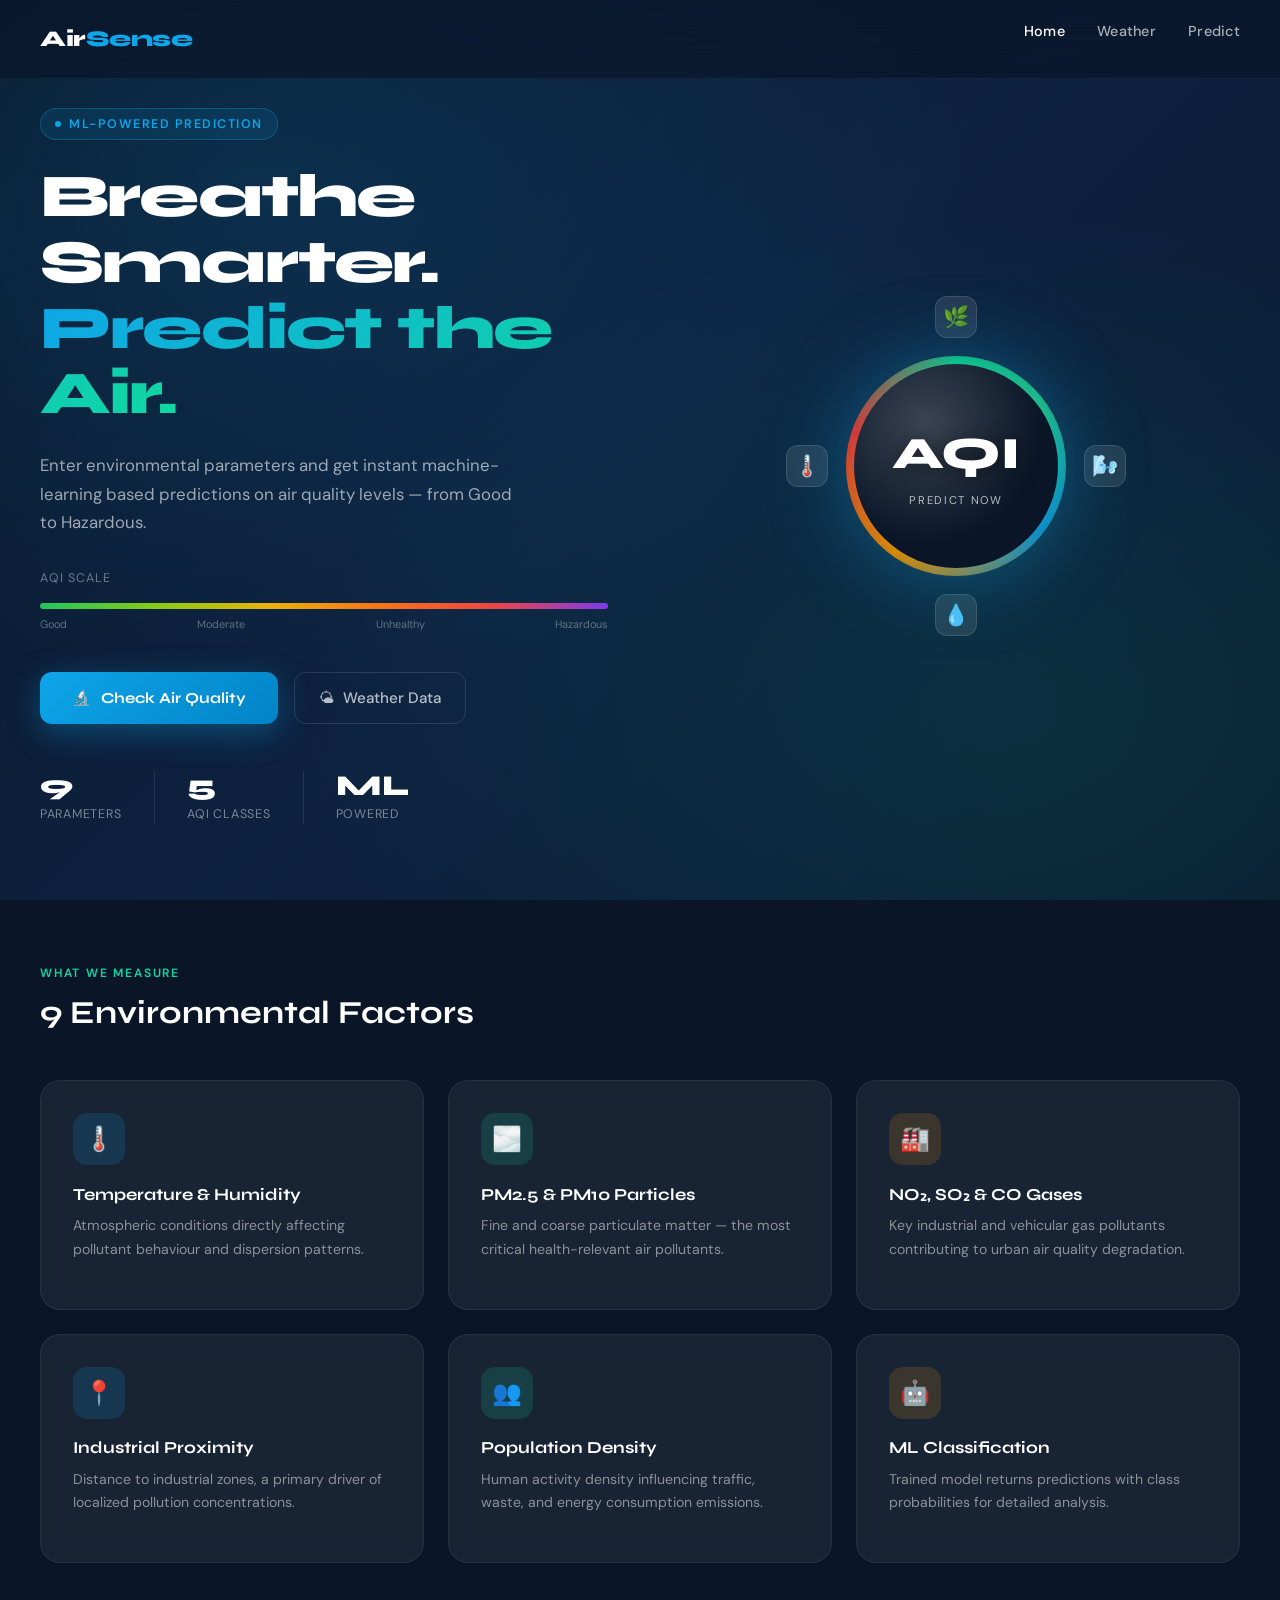
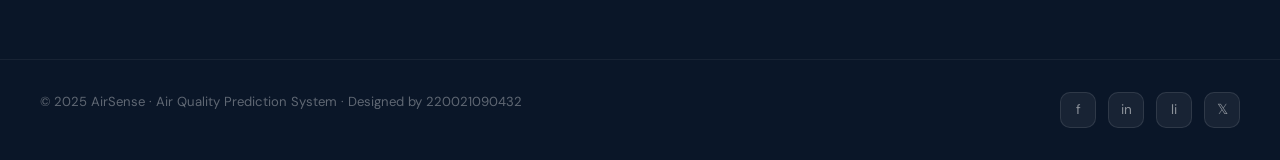
<file: index.html>
<!DOCTYPE html>
<html lang="en">
<head>
    <meta charset="UTF-8">
    <meta name="viewport" content="width=device-width, initial-scale=1.0">
    <title>AirSense — Air Quality Predictor</title>
    <link href="https://fonts.googleapis.com/css2?family=Syne:wght@400;600;700;800&family=DM+Sans:wght@300;400;500&display=swap" rel="stylesheet">
    <link href="https://cdn.jsdelivr.net/npm/bootstrap@5.3.0/dist/css/bootstrap.min.css" rel="stylesheet">
    <style>
        :root {
            --sky: #0ea5e9;
            --mint: #10d9a0;
            --deep: #0a1628;
            --card: rgba(255,255,255,0.06);
            --glass: rgba(255,255,255,0.1);
            --glow: 0 0 40px rgba(14,165,233,0.3);
        }

        * { margin: 0; padding: 0; box-sizing: border-box; }

        body {
            font-family: 'DM Sans', sans-serif;
            background: var(--deep);
            color: #e2e8f0;
            overflow-x: hidden;
            min-height: 100vh;
        }

        /* Animated Background */
        .bg-canvas {
            position: fixed;
            inset: 0;
            z-index: 0;
            background: radial-gradient(ellipse at 20% 20%, rgba(14,165,233,0.15) 0%, transparent 50%),
                        radial-gradient(ellipse at 80% 80%, rgba(16,217,160,0.1) 0%, transparent 50%),
                        linear-gradient(135deg, #0a1628 0%, #0d2240 50%, #0a1a30 100%);
        }

        .particle {
            position: fixed;
            border-radius: 50%;
            opacity: 0;
            animation: float-up linear infinite;
            pointer-events: none;
        }

        @keyframes float-up {
            0%   { transform: translateY(100vh) scale(0); opacity: 0; }
            10%  { opacity: 0.6; }
            90%  { opacity: 0.3; }
            100% { transform: translateY(-10vh) scale(1); opacity: 0; }
        }

        /* Nav */
        nav {
            position: fixed;
            top: 0; left: 0; right: 0;
            z-index: 100;
            padding: 1.2rem 2rem;
            backdrop-filter: blur(20px);
            background: rgba(10,22,40,0.7);
            border-bottom: 1px solid rgba(255,255,255,0.05);
        }

        .nav-inner {
            max-width: 1200px;
            margin: 0 auto;
            display: flex;
            align-items: center;
            justify-content: space-between;
        }

        .nav-logo {
            font-family: 'Syne', sans-serif;
            font-weight: 800;
            font-size: 1.4rem;
            letter-spacing: -0.02em;
            color: white;
            text-decoration: none;
        }

        .nav-logo span { color: var(--sky); }

        .nav-links {
            display: flex;
            gap: 2rem;
            list-style: none;
        }

        .nav-links a {
            color: rgba(255,255,255,0.65);
            text-decoration: none;
            font-size: 0.9rem;
            font-weight: 500;
            letter-spacing: 0.02em;
            transition: color 0.2s;
        }

        .nav-links a:hover { color: var(--sky); }
        .nav-links a.active { color: white; }

        /* Hero */
        .hero {
            position: relative;
            z-index: 1;
            min-height: 100vh;
            display: flex;
            align-items: center;
            padding: 6rem 2rem 4rem;
        }

        .hero-inner {
            max-width: 1200px;
            margin: 0 auto;
            display: grid;
            grid-template-columns: 1fr 1fr;
            gap: 4rem;
            align-items: center;
        }

        .hero-tag {
            display: inline-flex;
            align-items: center;
            gap: 0.5rem;
            background: rgba(14,165,233,0.1);
            border: 1px solid rgba(14,165,233,0.3);
            color: var(--sky);
            font-size: 0.78rem;
            font-weight: 600;
            letter-spacing: 0.12em;
            text-transform: uppercase;
            padding: 0.35rem 0.9rem;
            border-radius: 99px;
            margin-bottom: 1.5rem;
            animation: fade-in 0.6s ease both;
        }

        .hero-tag::before {
            content: '';
            width: 6px; height: 6px;
            background: var(--sky);
            border-radius: 50%;
            animation: pulse-dot 2s ease infinite;
        }

        @keyframes pulse-dot {
            0%,100% { transform: scale(1); opacity: 1; }
            50% { transform: scale(1.5); opacity: 0.5; }
        }

        h1 {
            font-family: 'Syne', sans-serif;
            font-size: clamp(2.4rem, 5vw, 3.8rem);
            font-weight: 800;
            line-height: 1.08;
            letter-spacing: -0.03em;
            color: white;
            animation: fade-in 0.8s ease 0.1s both;
        }

        h1 .gradient-text {
            background: linear-gradient(135deg, var(--sky), var(--mint));
            -webkit-background-clip: text;
            -webkit-text-fill-color: transparent;
        }

        .hero-desc {
            margin-top: 1.5rem;
            font-size: 1.05rem;
            line-height: 1.7;
            color: rgba(255,255,255,0.6);
            max-width: 480px;
            animation: fade-in 0.8s ease 0.2s both;
        }

        .hero-cta {
            margin-top: 2.5rem;
            display: flex;
            gap: 1rem;
            animation: fade-in 0.8s ease 0.3s both;
        }

        .btn-primary-custom {
            display: inline-flex;
            align-items: center;
            gap: 0.6rem;
            background: linear-gradient(135deg, var(--sky), #0284c7);
            color: white;
            font-family: 'Syne', sans-serif;
            font-weight: 700;
            font-size: 0.95rem;
            padding: 0.85rem 2rem;
            border-radius: 12px;
            text-decoration: none;
            border: none;
            cursor: pointer;
            box-shadow: 0 8px 32px rgba(14,165,233,0.35);
            transition: all 0.25s ease;
            position: relative;
            overflow: hidden;
        }

        .btn-primary-custom::after {
            content: '';
            position: absolute;
            inset: 0;
            background: linear-gradient(135deg, rgba(255,255,255,0.15), transparent);
            opacity: 0;
            transition: opacity 0.25s;
        }

        .btn-primary-custom:hover {
            transform: translateY(-2px);
            box-shadow: 0 12px 40px rgba(14,165,233,0.5);
        }
        .btn-primary-custom:hover::after { opacity: 1; }

        .btn-ghost {
            display: inline-flex;
            align-items: center;
            gap: 0.6rem;
            color: rgba(255,255,255,0.7);
            font-weight: 500;
            font-size: 0.95rem;
            padding: 0.85rem 1.5rem;
            border-radius: 12px;
            text-decoration: none;
            border: 1px solid rgba(255,255,255,0.12);
            transition: all 0.25s;
        }

        .btn-ghost:hover {
            border-color: rgba(255,255,255,0.3);
            color: white;
            background: rgba(255,255,255,0.05);
        }

        /* AQI Visual Sphere */
        .hero-visual {
            display: flex;
            justify-content: center;
            align-items: center;
            animation: fade-in 1s ease 0.4s both;
        }

        .aqi-sphere-wrap {
            position: relative;
            width: 340px;
            height: 340px;
        }

        .aqi-sphere {
            width: 220px;
            height: 220px;
            border-radius: 50%;
            background: conic-gradient(
                var(--mint) 0%, #22d3a0 15%, var(--sky) 35%, #f59e0b 60%, #ef4444 80%, var(--mint) 100%
            );
            position: absolute;
            top: 50%; left: 50%;
            transform: translate(-50%, -50%);
            box-shadow: 0 0 80px rgba(14,165,233,0.4), inset 0 0 40px rgba(0,0,0,0.3);
            animation: sphere-spin 12s linear infinite;
        }

        .aqi-sphere::after {
            content: '';
            position: absolute;
            inset: 8px;
            border-radius: 50%;
            background: radial-gradient(circle at 35% 30%, rgba(255,255,255,0.2), transparent 60%),
                        var(--deep);
        }

        @keyframes sphere-spin {
            from { filter: hue-rotate(0deg); }
            to { filter: hue-rotate(360deg); }
        }

        .aqi-label {
            position: absolute;
            top: 50%; left: 50%;
            transform: translate(-50%, -50%);
            z-index: 2;
            text-align: center;
        }

        .aqi-label span {
            font-family: 'Syne', sans-serif;
            font-size: 2.8rem;
            font-weight: 800;
            color: white;
            display: block;
            text-shadow: 0 2px 20px rgba(0,0,0,0.5);
        }

        .aqi-label small {
            font-size: 0.7rem;
            letter-spacing: 0.15em;
            text-transform: uppercase;
            color: rgba(255,255,255,0.7);
        }

        /* Orbiting icons */
        .orbit {
            position: absolute;
            width: 100%;
            height: 100%;
            animation: orbit-spin 8s linear infinite;
        }

        .orbit-icon {
            position: absolute;
            top: 0; left: 50%;
            transform: translateX(-50%);
            width: 42px; height: 42px;
            background: var(--glass);
            backdrop-filter: blur(10px);
            border: 1px solid rgba(255,255,255,0.12);
            border-radius: 12px;
            display: flex;
            align-items: center;
            justify-content: center;
            font-size: 1.3rem;
        }

        @keyframes orbit-spin {
            from { transform: rotate(0deg); }
            to { transform: rotate(360deg); }
        }

        .orbit:nth-child(2) { animation-duration: 12s; animation-direction: reverse; }
        .orbit:nth-child(3) { animation-duration: 6s; }

        /* Stats */
        .stats-row {
            display: flex;
            gap: 2rem;
            margin-top: 3rem;
            animation: fade-in 0.8s ease 0.4s both;
        }

        .stat-item {
            display: flex;
            flex-direction: column;
        }

        .stat-num {
            font-family: 'Syne', sans-serif;
            font-size: 1.8rem;
            font-weight: 800;
            color: white;
            line-height: 1;
        }

        .stat-label {
            font-size: 0.78rem;
            color: rgba(255,255,255,0.45);
            margin-top: 0.25rem;
            text-transform: uppercase;
            letter-spacing: 0.06em;
        }

        .stat-divider {
            width: 1px;
            background: rgba(255,255,255,0.1);
            align-self: stretch;
        }

        /* Feature Cards */
        .features {
            position: relative;
            z-index: 1;
            padding: 4rem 2rem 6rem;
        }

        .features-inner {
            max-width: 1200px;
            margin: 0 auto;
        }

        .section-label {
            font-size: 0.75rem;
            letter-spacing: 0.15em;
            text-transform: uppercase;
            color: var(--mint);
            font-weight: 600;
            margin-bottom: 0.75rem;
        }

        .section-title {
            font-family: 'Syne', sans-serif;
            font-size: 2rem;
            font-weight: 700;
            color: white;
            margin-bottom: 3rem;
        }

        .features-grid {
            display: grid;
            grid-template-columns: repeat(3, 1fr);
            gap: 1.5rem;
        }

        .feature-card {
            background: var(--card);
            border: 1px solid rgba(255,255,255,0.07);
            border-radius: 20px;
            padding: 2rem;
            backdrop-filter: blur(12px);
            transition: all 0.3s ease;
            position: relative;
            overflow: hidden;
        }

        .feature-card::before {
            content: '';
            position: absolute;
            top: 0; left: 0; right: 0;
            height: 2px;
            background: linear-gradient(90deg, transparent, var(--sky), transparent);
            opacity: 0;
            transition: opacity 0.3s;
        }

        .feature-card:hover {
            transform: translateY(-4px);
            border-color: rgba(14,165,233,0.2);
            background: rgba(255,255,255,0.08);
        }

        .feature-card:hover::before { opacity: 1; }

        .feature-icon {
            width: 52px; height: 52px;
            border-radius: 14px;
            display: flex;
            align-items: center;
            justify-content: center;
            font-size: 1.5rem;
            margin-bottom: 1.2rem;
        }

        .feature-icon.blue { background: rgba(14,165,233,0.15); }
        .feature-icon.mint { background: rgba(16,217,160,0.15); }
        .feature-icon.amber { background: rgba(245,158,11,0.15); }

        .feature-card h3 {
            font-family: 'Syne', sans-serif;
            font-size: 1.05rem;
            font-weight: 700;
            color: white;
            margin-bottom: 0.6rem;
        }

        .feature-card p {
            font-size: 0.88rem;
            color: rgba(255,255,255,0.5);
            line-height: 1.65;
        }

        /* Footer */
        footer {
            position: relative;
            z-index: 1;
            padding: 2rem;
            border-top: 1px solid rgba(255,255,255,0.06);
            text-align: center;
        }

        .footer-inner {
            max-width: 1200px;
            margin: 0 auto;
            display: flex;
            align-items: center;
            justify-content: space-between;
            flex-wrap: wrap;
            gap: 1rem;
        }

        footer p {
            font-size: 0.82rem;
            color: rgba(255,255,255,0.35);
        }

        .social-links {
            display: flex;
            gap: 0.75rem;
        }

        .social-link {
            width: 36px; height: 36px;
            border-radius: 10px;
            background: rgba(255,255,255,0.06);
            border: 1px solid rgba(255,255,255,0.1);
            display: flex;
            align-items: center;
            justify-content: center;
            color: rgba(255,255,255,0.5);
            text-decoration: none;
            font-size: 0.85rem;
            transition: all 0.2s;
        }

        .social-link:hover {
            background: rgba(14,165,233,0.15);
            border-color: rgba(14,165,233,0.3);
            color: var(--sky);
            transform: translateY(-2px);
        }

        @keyframes fade-in {
            from { opacity: 0; transform: translateY(16px); }
            to { opacity: 1; transform: translateY(0); }
        }

        /* AQI Scale Bar */
        .aqi-scale {
            margin-top: 2rem;
            animation: fade-in 0.8s ease 0.5s both;
        }

        .scale-bar {
            height: 6px;
            border-radius: 99px;
            background: linear-gradient(90deg, #22c55e, #84cc16, #eab308, #f97316, #ef4444, #7c3aed);
            margin-top: 0.5rem;
            position: relative;
        }

        .scale-labels {
            display: flex;
            justify-content: space-between;
            margin-top: 0.4rem;
            font-size: 0.68rem;
            color: rgba(255,255,255,0.35);
        }

        @media (max-width: 768px) {
            .hero-inner { grid-template-columns: 1fr; gap: 2rem; }
            .hero-visual { order: -1; }
            .aqi-sphere-wrap { width: 240px; height: 240px; }
            .aqi-sphere { width: 160px; height: 160px; }
            .features-grid { grid-template-columns: 1fr; }
            .footer-inner { flex-direction: column; text-align: center; }
        }
    </style>
</head>
<body>
    <div class="bg-canvas"></div>

    <!-- Floating particles -->
    <div id="particles"></div>

    <nav>
        <div class="nav-inner">
            <a href="/" class="nav-logo">Air<span>Sense</span></a>
            <ul class="nav-links">
                <li><a href="/" class="active">Home</a></li>
                <li><a href="/weather">Weather</a></li>
                <li><a href="/predict_page">Predict</a></li>
            </ul>
        </div>
    </nav>

    <section class="hero">
        <div class="hero-inner">
            <div class="hero-content">
                <div class="hero-tag">
                    ML-Powered Prediction
                </div>
                <h1>Breathe Smarter.<br><span class="gradient-text">Predict the Air.</span></h1>
                <p class="hero-desc">
                    Enter environmental parameters and get instant machine-learning based predictions on air quality levels — from Good to Hazardous.
                </p>

                <div class="aqi-scale">
                    <p style="font-size:0.78rem; color:rgba(255,255,255,0.4); text-transform:uppercase; letter-spacing:0.08em;">AQI Scale</p>
                    <div class="scale-bar"></div>
                    <div class="scale-labels">
                        <span>Good</span>
                        <span>Moderate</span>
                        <span>Unhealthy</span>
                        <span>Hazardous</span>
                    </div>
                </div>

                <div class="hero-cta">
                    <a href="/predict_page" class="btn-primary-custom">
                        <span>🔬</span> Check Air Quality
                    </a>
                    <a href="/weather" class="btn-ghost">
                        <span>🌤</span> Weather Data
                    </a>
                </div>

                <div class="stats-row">
                    <div class="stat-item">
                        <span class="stat-num">9</span>
                        <span class="stat-label">Parameters</span>
                    </div>
                    <div class="stat-divider"></div>
                    <div class="stat-item">
                        <span class="stat-num">5</span>
                        <span class="stat-label">AQI Classes</span>
                    </div>
                    <div class="stat-divider"></div>
                    <div class="stat-item">
                        <span class="stat-num">ML</span>
                        <span class="stat-label">Powered</span>
                    </div>
                </div>
            </div>

            <div class="hero-visual">
                <div class="aqi-sphere-wrap">
                    <div class="orbit" style="top:0; left:0; width:100%; height:100%; position:absolute; animation: orbit-spin 10s linear infinite;">
                        <div class="orbit-icon" style="top:0; left:50%; transform:translateX(-50%);">🌿</div>
                    </div>
                    <div class="orbit" style="top:0; left:0; width:100%; height:100%; position:absolute; animation: orbit-spin 14s linear infinite reverse;">
                        <div class="orbit-icon" style="bottom:0; top:auto; left:50%; transform:translateX(-50%);">💧</div>
                    </div>
                    <div class="orbit" style="top:0; left:0; width:100%; height:100%; position:absolute; animation: orbit-spin 9s linear infinite;">
                        <div class="orbit-icon" style="top:50%; right:0; left:auto; transform:translateY(-50%);">🌬️</div>
                    </div>
                    <div class="orbit" style="top:0; left:0; width:100%; height:100%; position:absolute; animation: orbit-spin 11s linear infinite reverse;">
                        <div class="orbit-icon" style="top:50%; left:0; transform:translateY(-50%);">🌡️</div>
                    </div>
                    <div class="aqi-sphere"></div>
                    <div class="aqi-label">
                        <span>AQI</span>
                        <small>Predict Now</small>
                    </div>
                </div>
            </div>
        </div>
    </section>

    <section class="features">
        <div class="features-inner">
            <p class="section-label">What we measure</p>
            <h2 class="section-title">9 Environmental Factors</h2>
            <div class="features-grid">
                <div class="feature-card">
                    <div class="feature-icon blue">🌡️</div>
                    <h3>Temperature & Humidity</h3>
                    <p>Atmospheric conditions directly affecting pollutant behaviour and dispersion patterns.</p>
                </div>
                <div class="feature-card">
                    <div class="feature-icon mint">🌫️</div>
                    <h3>PM2.5 & PM10 Particles</h3>
                    <p>Fine and coarse particulate matter — the most critical health-relevant air pollutants.</p>
                </div>
                <div class="feature-card">
                    <div class="feature-icon amber">🏭</div>
                    <h3>NO₂, SO₂ & CO Gases</h3>
                    <p>Key industrial and vehicular gas pollutants contributing to urban air quality degradation.</p>
                </div>
                <div class="feature-card">
                    <div class="feature-icon blue">📍</div>
                    <h3>Industrial Proximity</h3>
                    <p>Distance to industrial zones, a primary driver of localized pollution concentrations.</p>
                </div>
                <div class="feature-card">
                    <div class="feature-icon mint">👥</div>
                    <h3>Population Density</h3>
                    <p>Human activity density influencing traffic, waste, and energy consumption emissions.</p>
                </div>
                <div class="feature-card">
                    <div class="feature-icon amber">🤖</div>
                    <h3>ML Classification</h3>
                    <p>Trained model returns predictions with class probabilities for detailed analysis.</p>
                </div>
            </div>
        </div>
    </section>

    <footer>
        <div class="footer-inner">
            <p>© 2025 AirSense · Air Quality Prediction System · Designed by 220021090432</p>
            <div class="social-links">
                <a href="https://www.facebook.com" target="_blank" class="social-link" title="Facebook">f</a>
                <a href="https://www.instagram.com" target="_blank" class="social-link" title="Instagram">in</a>
                <a href="https://www.linkedin.com" target="_blank" class="social-link" title="LinkedIn">li</a>
                <a href="https://www.twitter.com" target="_blank" class="social-link" title="X / Twitter">𝕏</a>
            </div>
        </div>
    </footer>

    <script>
        // Generate floating particles
        const container = document.getElementById('particles');
        const colors = ['rgba(14,165,233,0.5)', 'rgba(16,217,160,0.4)', 'rgba(255,255,255,0.25)'];
        for (let i = 0; i < 28; i++) {
            const p = document.createElement('div');
            p.className = 'particle';
            const size = Math.random() * 5 + 2;
            p.style.cssText = `
                width: ${size}px; height: ${size}px;
                left: ${Math.random() * 100}%;
                background: ${colors[Math.floor(Math.random() * colors.length)]};
                animation-duration: ${Math.random() * 15 + 10}s;
                animation-delay: ${Math.random() * 10}s;
            `;
            container.appendChild(p);
        }
    </script>
</body>
</html>
</file>
